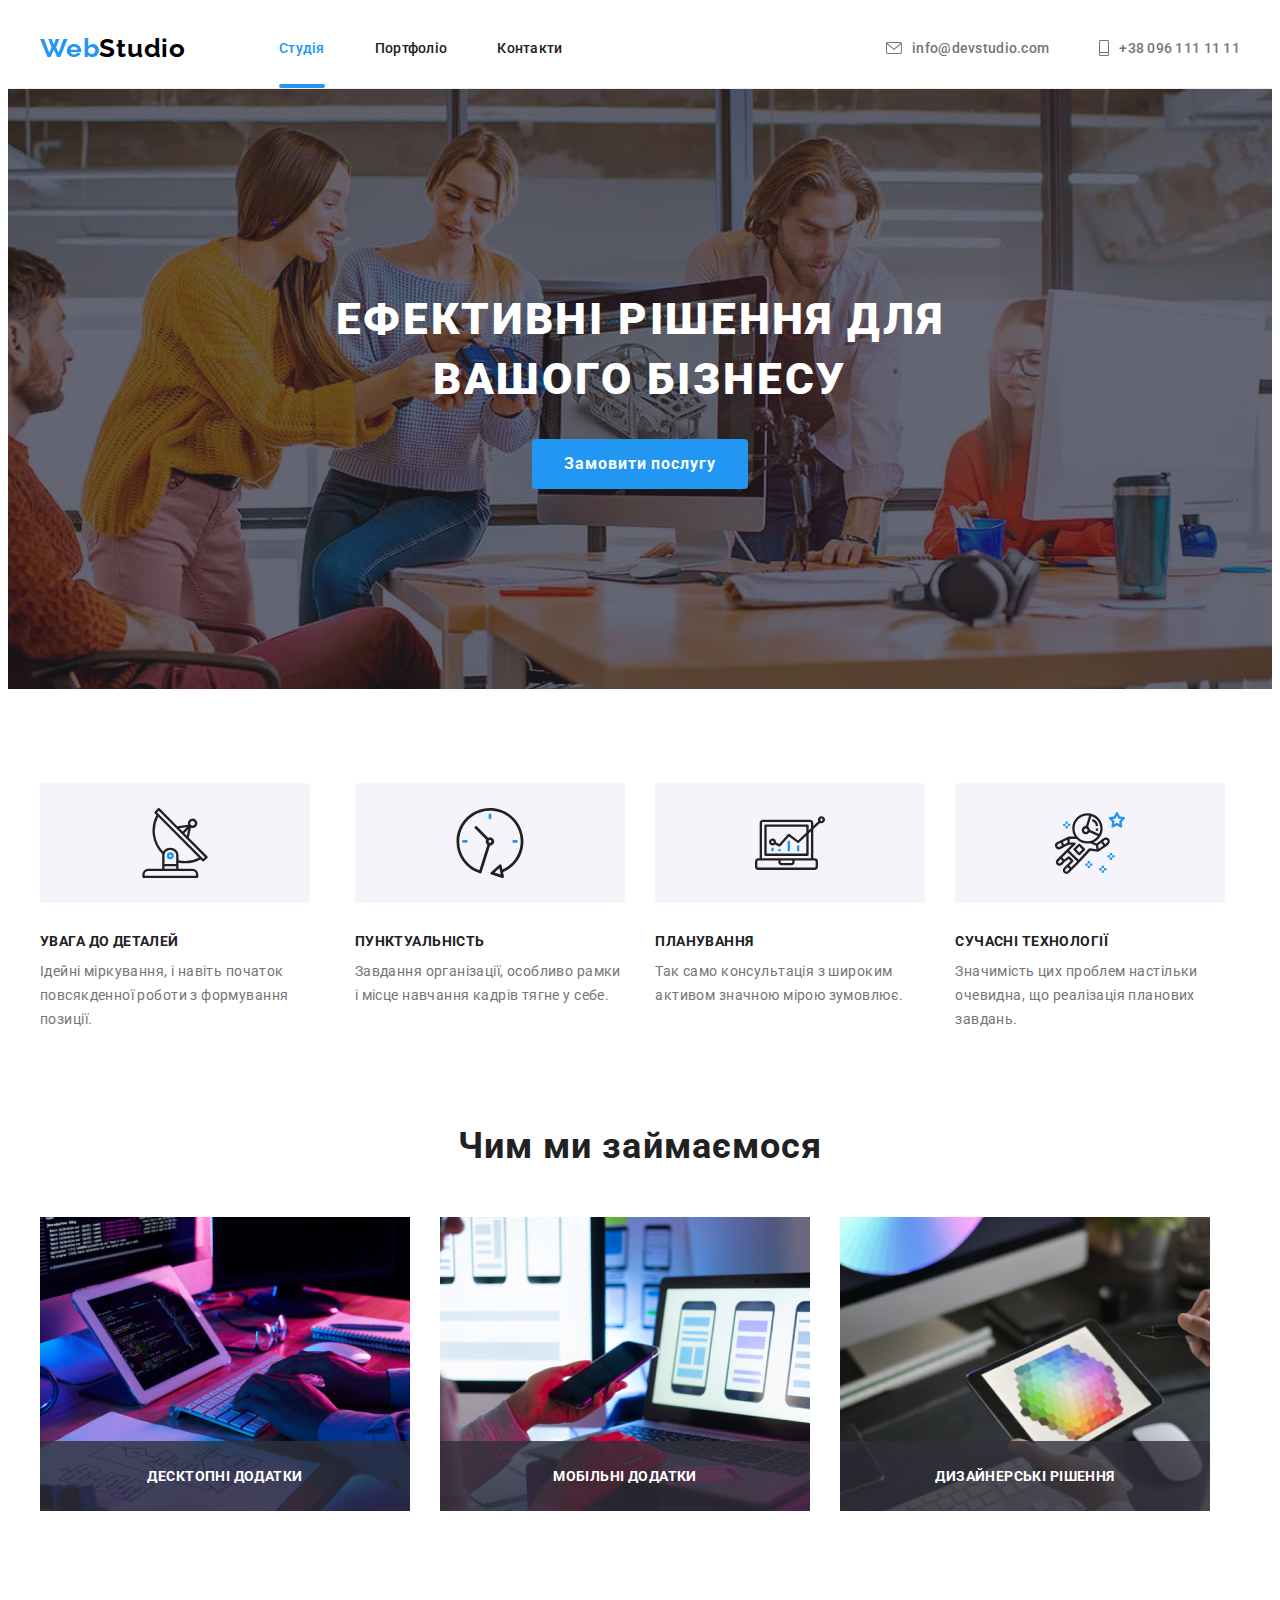
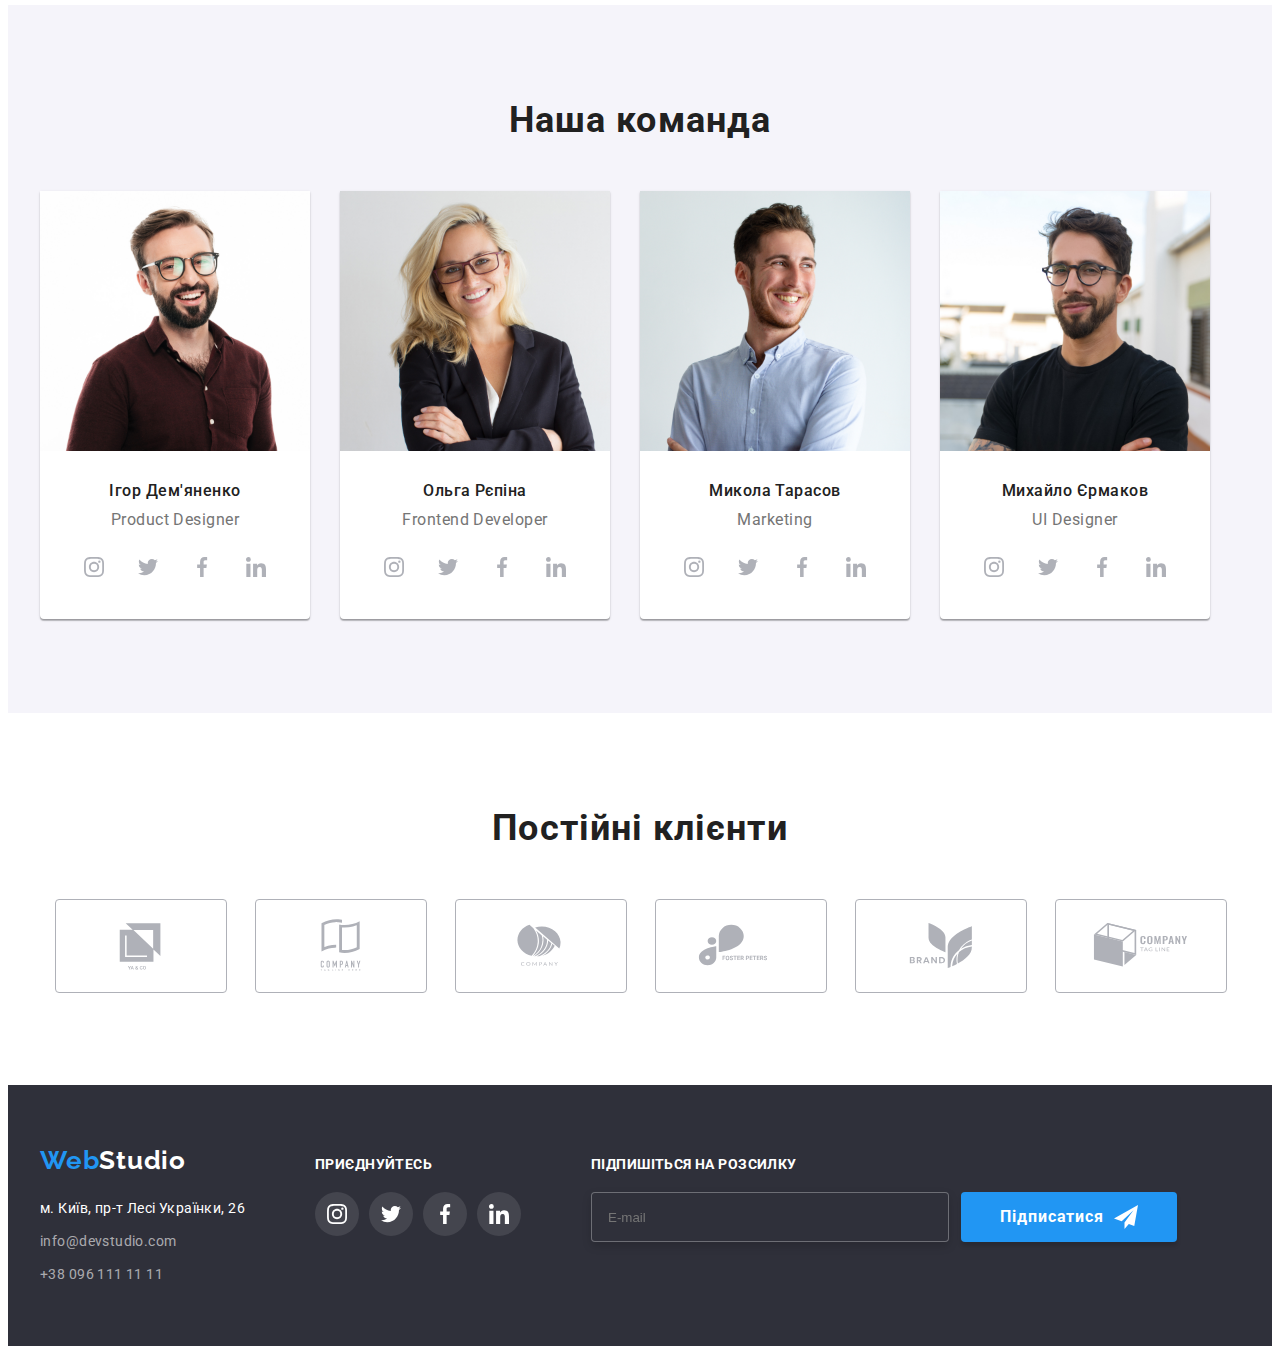
<file: index.html>
<!DOCTYPE html>
<html lang="en">
  <head>
    <meta charset="UTF-8" />
    <meta http-equiv="X-UA-Compatible" content="IE=edge" />
    <meta name="viewport" content="width=device-width, initial-scale=1.0" />
    <title>Document</title>
    <link rel="preconnect" href="https://fonts.googleapis.com" />
    <link rel="preconnect" href="https://fonts.gstatic.com" crossorigin />
    <link
      href="https://fonts.googleapis.com/css2?family=Raleway:wght@700&family=Roboto:wght@400;500;700;900&display=swap"
      rel="stylesheet"
    />
    <!-- Modern-normalize-->
    <link
      rel="stylesheet"
      href="https://cdnjs.cloudflare.com/ajax/libs/modern-normalize/1.1.0/modern-normalize.min.css"
      integrity="sha512-wpPYUAdjBVSE4KJnH1VR1HeZfpl1ub8YT/NKx4PuQ5NmX2tKuGu6U/JRp5y+Y8XG2tV+wKQpNHVUX03MfMFn9Q=="
      crossorigin="anonymous"
      referrerpolicy="no-referrer"
    />
    <link rel="stylesheet" href="./CSS/styles.css" />
  </head>
  <body>
    <header class="header">
      <div class="container nav-link">
        <nav class="main-nav">
          <a href="./index.html" class="logo"
            ><span class="ingredient">Web</span>Studio</a
          >
          <ul class="site-nav">
            <li class="item studio-line">
              <a href="./index.html" class="link current">Студія</a>
            </li>
            <li class="item">
              <a href="./Portfolio.html" class="link">Портфоліо</a>
            </li>
            <li class="item"><a href="" class="link">Контакти</a></li>
          </ul>
        </nav>
        <ul class="auth-nav">
          <li class="item">
            <a href="mailto:info@devstudio.com" class="link mail"
              ><svg class="svg-header" width="16" height="12">
                <use href="./images/icons.svg.svg#icon-mail"></use></svg>info@devstudio.com</a
            >
          </li>
          <li class="item">
            <a href="tel:+380961111111" class="tel link"
              ><svg class="svg-header" width="10" height="16">
                <use href="./images/icons.svg.svg#icon-Tel"></use></svg>+38 096 111 11 11</a
            >
          </li>
        </ul>
      </div>
    </header>
    <!--Hero-->
    <main>
      <section class="hero">
        <div class="container">
          <h1 class="hero-title">Ефективні рішення для вашого бізнесу</h1>
          <button type="button" class="button" data-modal-open>Замовити послугу
          </div>
                <!--Modal window-->
          <div class="backdrop is-hidden" data-modal>
            <div class="modal">
              <button type="button" class="modal-button" data-modal-close>
                <svg class="modal-button-close" width="18" height="18">
                  <use href="./images/symbol-defs-(2).svg#icon-close-black-18dp-2-1"></use>
                </svg>
              </button>
              <form class="register-form" name="register-form">
                <strong class="register-form-title">Залиште свої дані, ми вам передзвонимо</strong>
                <div class="register-form-group" role="group">
                  <label class="register-form-field">
                    <span class="register-form-label">Ім'я</span>
                    <input class="register-form-input" type="text" name="" required>
                    <svg class="register-form-icon"  width="18" height="18">
                      <use href="./images/symbol-defs.svg#icon-person-black"></use>
                    </svg>
                  </label>
                  <label class="register-form-field">
                    <span class="register-form-label">Телефон</span>
                    <input class="register-form-input" type="tel" name="" required minlength="13" maxlength="13">
                    <svg class="register-form-icon" width="18" height="18">
                      <use href="./images/symbol-defs.svg#icon-phone-black"></use>
                    </svg>
                  </label>
                  <label class="register-form-field">
                    <span class="register-form-label">Пошта</span>
                    <input class="register-form-input" type="email" name="" required>
                    <svg class="register-form-icon" width="18" height="18">
                      <use href="./images/symbol-defs.svg#icon-email-black"></use>
                    </svg>
                  </label>
                  <label class="register-form-textarea">
                    <span class="register-form-label">Коментар</span>
                    <textarea class="register-form-message" name="" rows="5" placeholder="Введіть текст"></textarea>
                  </label>
                </div>
                <label class="register-form-agreement">
                  <input class="register-form-checkbox" type="checkbox">
                  <span class="icon-checkbox"></span>
                  <span class="register-form-desc">Погоджуюся з розсилкою та приймаю <a class="register-form-link" href="">Умови договору</a></span>
                </label>
                <button class="register-form-btn button" type="submit">Відправити</button>
              </form>
          </div>
        </div>

      </section>
      <!--Features-->
      <section class="section feature">
        <div class="container">
          <h2 class="visually-hidden">наші переваги</h2>
          <!--hide with css-->
          <ul class="feature-list">
            <li class="feature-item">
              <div class="feature-svg">
                <svg width="70" height="70">
                  <use href="./images/icons.svg.svg#icon-antenna"></use>
                </svg>
              </div>
              <h3 class="title">Увага до деталей</h3>
              <p class="feature-text">
                Ідейні міркування, і навіть початок повсякденної роботи з
                формування позиції.
              </p>
            </li>
            <li class="feature-item">
              <div class="feature-svg">
                <svg width="70" height="70">
                  <use href="./images/icons.svg.svg#icon-clock"></use>
                </svg>
              </div>
              <h3 class="title">Пунктуальність</h3>
              <p class="feature-text">
                Завдання організації, особливо рамки і місце навчання кадрів
                тягне у себе.
              </p>
            </li>
            <li class="feature-item">
              <div class="feature-svg">
                <svg width="70" height="70">
                  <use href="./images/icons.svg.svg#icon-diagram"></use>
                </svg>
              </div>
              <h3 class="title">Планування</h3>
              <p class="feature-text">
                Так само консультація з широким активом значною мірою зумовлює.
              </p>
            </li>
            <li class="feature-item">
              <div class="feature-svg">
                <svg width="70" height="70">
                  <use href="./images/icons.svg.svg#icon-astronaut"></use>
                </svg>
              </div>
              <h3 class="title">Сучасні технології</h3>
              <p class="feature-text">
                Значимість цих проблем настільки очевидна, що реалізація
                планових завдань.
              </p>
            </li>
          </ul>
        </div>
      </section>
      <section class="section container-top">
        <div class="container">
          <h2 class="section-title">Чим ми займаємося</h2>
          <ul class="section-title-list">
            <li class="">
              <div class="work-item">
                <img
                class="img"
                src="./images/img.jpg"
                alt="Програміст пише код на Apple iMac"
                width="370"
              />
                <p class="overlay-desc">десктопні додатки</p>
            </div>
            </li>
            <li>
              <div class="work-item">
                 <img
                class="img"
                src="./images/img(1).jpg"
                alt="Дизайнер обирає оформлення сторінки сайту"
                width="370"
              />
                <p class="overlay-desc">мобільні додатки</p>
            </div>

            </li>
            <li>
              <div class="work-item">
                <img
                class="img"
                src="./images/img(2).jpg"
                alt="Планшет з палітрою кольорів"
                width="370"
              />
                <p class="overlay-desc">дизайнерські рішення</p>
              </div>
            </li>
          </ul>
        </div>
      </section>
      <section class="section our-team">
        <div class="container">
          <h2 class="section-title-team">Наша команда</h2>
          <!--Team-->
          <ul class="team">
            <li class="team-item">
              <img
                class="team-img"
                src="./images/img(3).jpg"
                alt="Фотографія Ігора Дем'яненка"
                width="270"
              />
              <div class="team-container">
                <h3 class="title-team">Ігор Дем'яненко</h3>
                <p class="team-text">Product Designer</p>
                <ul class="socials">
                  <li class="socials-item">
                    <a
                      class="socials-link"
                      href="https://instagram.com"
                      target="_blank"
                      rel="noopener norefferer"
                      aria-label="Instagram"
                      ><svg class="socials-icon" width="20" height="20">
                        <use
                          href="./images/icons.svg.svg#icon-instagram"
                        ></use></svg></a>
                  </li>
                  <li class="socials-item">
                    <a
                      class="socials-link"
                      href="https://twitter.com"
                      target="_blank"
                      rel="noopener norefferer"
                      aria-label="Twitter"
                      ><svg class="socials-icon" width="20" height="20">
                        <use href="./images/icons.svg.svg#icon-twitter"></use>
                      </svg>
                    </a>
                  </li>
                  <li class="socials-item">
                    <a
                      class="socials-link"
                      href="https://facebook.com"
                      target="_blank"
                      rel="noopener norefferer"
                      aria-label="Facebook"
                      ><svg class="socials-icon" width="20" height="20">
                        <use href="./images/icons.svg.svg#icon-facebook"></use>
                      </svg>
                    </a>
                  </li>
                  <li class="socials-item">
                    <a
                      class="socials-link"
                      href="https://linkedin.com"
                      target="_blank"
                      rel="noopener norefferer"
                      aria-label="Linkedin"
                      ><svg class="socials-icon" width="20" height="20">
                        <use href="./images/icons.svg.svg#icon-linkedin"></use>
                      </svg>
                    </a>
                  </li>
                </ul>
              </div>
            </li>
            <li class="team-item">
              <img
                class="team-img"
                src="./images/img(4).jpg"
                alt="Фотографія Ольги Рєпіної"
                width="270"
              />
              <div class="team-container">
                <h3 class="title-team">Ольга Рєпіна</h3>
                <p class="team-text">Frontend Developer</p>
                <ul class="socials">
                  <li class="socials-item">
                    <a
                      class="socials-link"
                      href="https://instagram.com"
                      target="_blank"
                      rel="noopener norefferer"
                      aria-label="Instagram"
                      ><svg class="socials-icon" width="20" height="20">
                        <use
                          href="./images/icons.svg.svg#icon-instagram"
                        ></use></svg></a>
                  </li>
                  <li class="socials-item">
                    <a
                      class="socials-link"
                      href="https://twitter.com"
                      target="_blank"
                      rel="noopener norefferer"
                      aria-label="Twitter"
                      ><svg class="socials-icon" width="20" height="20">
                        <use href="./images/icons.svg.svg#icon-twitter"></use>
                      </svg>
                    </a>
                  </li>
                  <li class="socials-item">
                    <a
                      class="socials-link"
                      href="https://facebook.com"
                      target="_blank"
                      rel="noopener norefferer"
                      aria-label="Facebook"
                      ><svg class="socials-icon" width="20" height="20">
                        <use href="./images/icons.svg.svg#icon-facebook"></use>
                      </svg>
                    </a>
                  </li>
                  <li class="socials-item">
                    <a
                      class="socials-link"
                      href="https://linkedin.com"
                      target="_blank"
                      rel="noopener norefferer"
                      aria-label="Linkedin"
                      ><svg class="socials-icon" width="20" height="20">
                        <use href="./images/icons.svg.svg#icon-linkedin"></use>
                      </svg>
                    </a>
                  </li>
                </ul>
              </div>
            </li>
            <li class="team-item">
              <img
                class="team-img"
                src="./images/img(5).jpg"
                alt="Фотографія Миколи Тарасова"
                width="270"
              />
              <div class="team-container">
                <h3 class="title-team">Микола Тарасов</h3>
                <p class="team-text">Marketing</p>
                <ul class="socials">
                  <li class="socials-item">
                    <a
                      class="socials-link"
                      href="https://instagram.com"
                      target="_blank"
                      rel="noopener norefferer"
                      aria-label="Instagram"
                      ><svg class="socials-icon" width="20" height="20">
                        <use
                          href="./images/icons.svg.svg#icon-instagram"
                        ></use></svg></a>
                  </li>
                  <li class="socials-item">
                    <a
                      class="socials-link"
                      href="https://twitter.com"
                      target="_blank"
                      rel="noopener norefferer"
                      aria-label="Twitter"
                      ><svg class="socials-icon" width="20" height="20">
                        <use href="./images/icons.svg.svg#icon-twitter"></use>
                      </svg>
                    </a>
                  </li>
                  <li class="socials-item">
                    <a
                      class="socials-link"
                      href="https://facebook.com"
                      target="_blank"
                      rel="noopener norefferer"
                      aria-label="Facebook"
                      ><svg class="socials-icon" width="20" height="20">
                        <use href="./images/icons.svg.svg#icon-facebook"></use>
                      </svg>
                    </a>
                  </li>
                  <li class="socials-item">
                    <a
                      class="socials-link"
                      href="https://linkedin.com"
                      target="_blank"
                      rel="noopener norefferer"
                      aria-label="Linkedin"
                      ><svg class="socials-icon" width="20" height="20">
                        <use href="./images/icons.svg.svg#icon-linkedin"></use>
                      </svg>
                    </a>
                  </li>
                </ul>
              </div>
            </li>
            <li class="team-item">
              <img
                class="team-img"
                src="./images/img(6).jpg"
                alt="Фотографія Михайла Єромакова"
                width="270"
              />
              <div class="team-container">
                <h3 class="title-team">Михайло Єрмаков</h3>
                <p class="team-text">UI Designer</p>
                <ul class="socials">
                  <li class="socials-item">
                    <a
                      class="socials-link"
                      href="https://instagram.com"
                      target="_blank"
                      rel="noopener norefferer"
                      aria-label="Instagram"
                      ><svg class="socials-icon" width="20" height="20">
                        <use
                          href="./images/icons.svg.svg#icon-instagram"
                        ></use></svg></a>
                  </li>
                  <li class="socials-item">
                    <a
                      class="socials-link"
                      href="https://twitter.com"
                      target="_blank"
                      rel="noopener norefferer"
                      aria-label="Twitter"
                      ><svg class="socials-icon" width="20" height="20">
                        <use href="./images/icons.svg.svg#icon-twitter"></use>
                      </svg>
                    </a>
                  </li>
                  <li class="socials-item">
                    <a
                      class="socials-link"
                      href="https://facebook.com"
                      target="_blank"
                      rel="noopener norefferer"
                      aria-label="Facebook"
                      ><svg class="socials-icon" width="20" height="20">
                        <use href="./images/icons.svg.svg#icon-facebook"></use>
                      </svg>
                    </a>
                  </li>
                  <li class="socials-item">
                    <a
                      class="socials-link"
                      href="https://linkedin.com"
                      target="_blank"
                      rel="noopener norefferer"
                      aria-label="Linkedin"
                      ><svg class="socials-icon" width="20" height="20">
                        <use href="./images/icons.svg.svg#icon-linkedin"></use>
                      </svg>
                    </a>
                  </li>
                </ul>
              </div>
            </li>
          </ul>
        </div>
      </section>
      <section class="section clients">
        <div class="container">
          <h2 class="clients-title">Постійні клієнти</h2>
          <ul class="clients-list">
            <li class="client-item">
              <a href="" class="client-link"
                ><svg class="svg-logo" width="106" height="60">
                  <use href="./images/icons.svg.svg#icon-Logo"></use>
                </svg>
              </a>
            </li>
            <li class="client-item">
              <a href="" class="client-link"
                ><svg class="svg-logo" width="106" height="60">
                  <use href="./images/icons.svg.svg#icon-Logo-1"></use>
                </svg>
              </a>
            </li>
            <li class="client-item">
              <a href="" class="client-link"
                ><svg class="svg-logo" width="106" height="60">
                  <use href="./images/icons.svg.svg#icon-Logo-2"></use>
                </svg>
              </a>
            </li>
            <li class="client-item">
              <a href="" class="client-link"
                ><svg class="svg-logo" width="106" height="60">
                  <use href="./images/icons.svg.svg#icon-Logo-3"></use>
                </svg>
              </a>
            </li>
            <li class="client-item">
              <a href="" class="client-link"
                ><svg class="svg-logo" width="106" height="60">
                  <use href="./images/icons.svg.svg#icon-Logo-4"></use>
                </svg>
              </a>
            </li>
            <li class="client-item">
              <a href="" class="client-link"
                ><svg class="svg-logo" width="106" height="60">
                  <use href="./images/icons.svg.svg#icon-Logo-5"></use>
                </svg>
              </a>
            </li>
          </ul>
        </div>
      </section>
    </main>
    <!--Футер-->
    <footer class="footer">
      <div class="container">
        <div class="footer-contact">
          <a href="index.html" class="footer-logo"
            ><span class="ingredient">Web</span>Studio</a
          >
          <address class="address">
            <ul class="footer-links">
              <li class="footer-item">
                <a
                  href="https://goo.gl/maps/UkvPf8FKuMviGqub8"
                  target="_blank"
                  rel="noopener noreferrer"
                  class="link footer-address"
                  >м. Київ, пр-т Лесі Українки, 26
                </a>
              </li>
              <li class="footer-item">
                <a href="mailto:info@devstudio.com" class="link"
                  >info@devstudio.com</a
                >
              </li>
              <li class="footer-item footer-mail">
                <a href="tel:+380961111111" class="link">+38 096 111 11 11 </a>
              </li>
            </ul>
          </address>
        </div>
        <div class="footer-socials">
          <p class="footer-text">приєднуйтесь</p>
          <ul class="socials">
            <li class="footer-social-list">
              <a
                class="footer-social-link"
                href="https://instagram.com"
                target="_blank"
                rel="noopener norefferer"
                aria-label="Instagram"
                ><svg class="footer-socials-icon" width="20" height="20">
                  <use href="./images/icons.svg.svg#icon-instagram"></use></svg></a>
            </li>
            <li class="footer-social-list">
              <a
                class="footer-social-link"
                href="https://twitter.com"
                target="_blank"
                rel="noopener norefferer"
                aria-label="Twitter"
                ><svg class="footer-socials-icon" width="20" height="20">
                  <use href="./images/icons.svg.svg#icon-twitter"></use>
                </svg>
              </a>
            </li>
            <li class="footer-social-list">
              <a
                class="footer-social-link"
                href="https://facebook.com"
                target="_blank"
                rel="noopener norefferer"
                aria-label="Facebook"
                ><svg class="footer-socials-icon" width="20" height="20">
                  <use href="./images/icons.svg.svg#icon-facebook"></use>
                </svg>
              </a>
            </li>
            <li class="footer-social-list">
              <a
                class="footer-social-link"
                href="https://linkedin.com"
                target="_blank"
                rel="noopener norefferer"
                aria-label="Linkedin"
                ><svg class="footer-socials-icon" width="20" height="20">
                  <use href="./images/icons.svg.svg#icon-linkedin"></use>
                </svg>
              </a>
            </li>
          </ul>
        </div>
        <div class="footer-container-form">
          <p class="footer-text">Підпишіться на розсилку</p>
        <form class="footer-form" name="footer-form">
          <div class="footer-form-button">
            <label class="footer-form-filed">
              <input class="footer-form-input" placeholder="E-mail" type="email" name="" required>
            </label class="footer-form-button">
          <button  class="footer-button-submit button" type="submit">Підписатися 
            <svg class="footer-form-icon" width="24" height="24" href="">
              <use href="./images/symbol-defs.svg#icon-icon-send"></use>
            </svg>
          </button>
        </div>
        </form>
      </div>
      </div>
    </footer>
    <script src="./js/model.js"></script>
  </body>
</html>
</file>
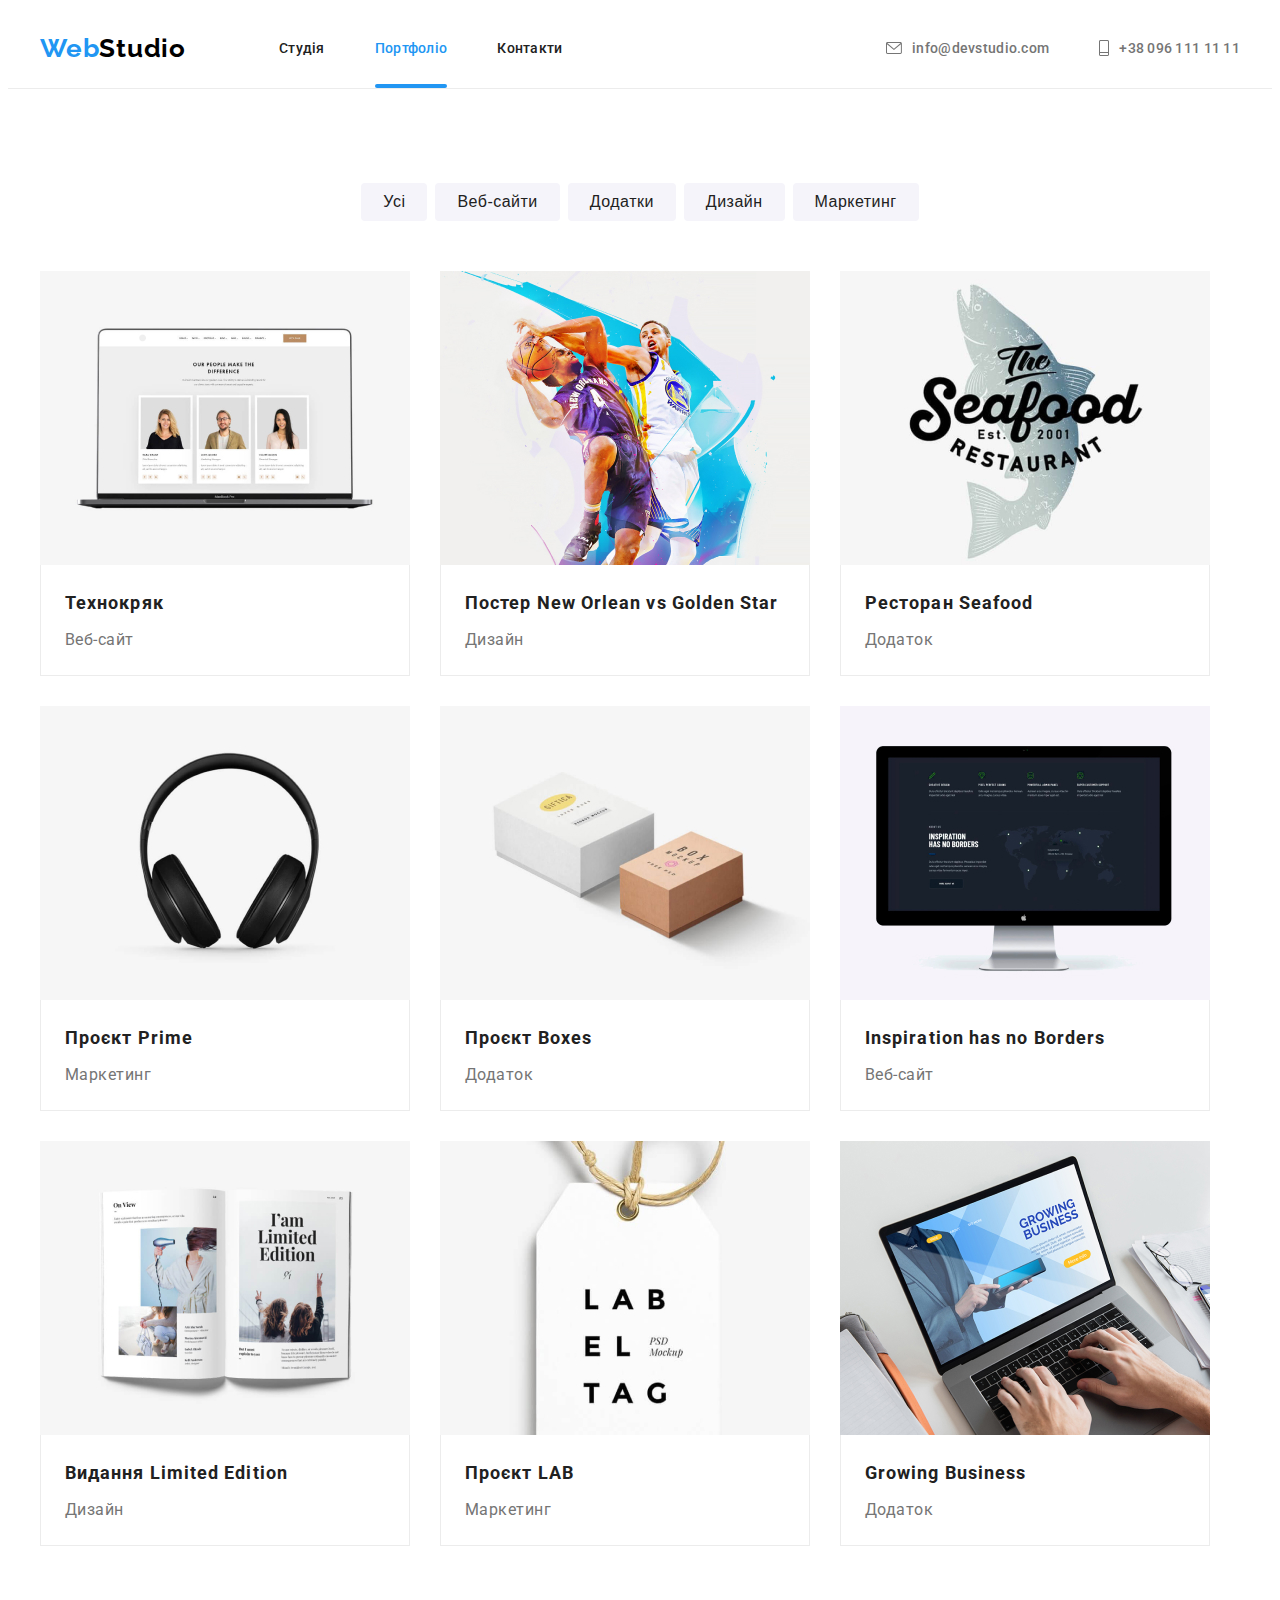
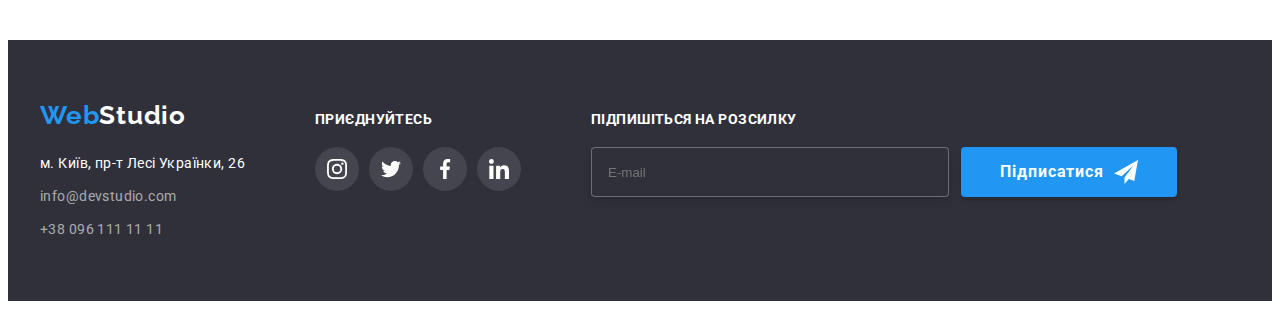
<file: Portfolio.html>
<!DOCTYPE html>
<html lang="en">
  <head>
    <meta charset="UTF-8" />
    <meta http-equiv="X-UA-Compatible" content="IE=edge" />
    <meta name="viewport" content="width=device-width, initial-scale=1.0" />
    <title>Document</title>
    <link rel="preconnect" href="https://fonts.googleapis.com" />
    <link rel="preconnect" href="https://fonts.gstatic.com" crossorigin />
    <link
      href="https://fonts.googleapis.com/css2?family=Raleway:wght@700&family=Roboto:wght@400;500;700;900&display=swap"
      rel="stylesheet"
    />
    <!-- Modern-normalize-->
    <link
      rel="stylesheet"
      href="https://cdnjs.cloudflare.com/ajax/libs/modern-normalize/1.1.0/modern-normalize.min.css"
      integrity="sha512-wpPYUAdjBVSE4KJnH1VR1HeZfpl1ub8YT/NKx4PuQ5NmX2tKuGu6U/JRp5y+Y8XG2tV+wKQpNHVUX03MfMFn9Q=="
      crossorigin="anonymous"
      referrerpolicy="no-referrer"
    />
    <link rel="stylesheet" href="./CSS/styles.css" />
  </head>
  <body>
    <header class="header">
      <div class="container nav-link">
        <nav class="main-nav">
          <a href="./index.html" class="logo"
            ><span class="ingredient">Web</span>Studio</a
          >
          <ul class="site-nav">
            <li class="item">
              <a href="./index.html" class="link">Студія</a>
            </li>
            <li class="item">
              <a
                href="./Portfolio.html"
                class="link link current portfolio-line"
                >Портфоліо</a
              >
            </li>
            <li class="item"><a href="" class="link">Контакти</a></li>
          </ul>
        </nav>
        <ul class="auth-nav">
          <li class="item">
            <a href="mailto:info@devstudio.com" class="link mail"
              ><svg class="svg-header" width="16" height="12">
                <use href="./images/icons.svg.svg#icon-mail"></use></svg>info@devstudio.com</a
            >
          </li>
          <li class="item">
            <a href="tel:+380961111111" class="tel link"
              ><svg class="svg-header" width="10" height="16">
                <use href="./images/icons.svg.svg#icon-Tel"></use></svg>+38 096 111 11 11</a
            >
          </li>
        </ul>
      </div>
    </header>
    <!--Hero-->
    <main>
      <section class="section section-portfolio">
        <div class="container">
          <h1 class="visually-hidden">Portfolio</h1>
          <ul class="list">
            <li class="list-item">
              <button type="button" class="portfolio-button">Усі</button>
            </li>
            <li class="list-item">
              <button type="button" class="portfolio-button">
                Веб-сайти
              </button>
            </li>
            <li class="list-item">
              <button type="button" class="portfolio-button">Додатки</button>
            </li>
            <li class="list-item">
              <button type="button" class="portfolio-button">Дизайн</button>
            </li>
            <li class="list-item">
              <button type="button" class="portfolio-button">
                Маркетинг
              </button>
            </li>
          </ul>
          <ul class="list-images">
            <li class="list-item-images">
              <a href="" class="link-images">
                <div class="portfolio-overlay">
                  <img
                    class="img portfolio-img"
                    src="./images/Портфоліо/img.jpg"
                    alt="Веб-сайт технокряку"
                    width="370"
                  />
                  <div class="portfolio-content">
                    <p class="portfolio-text">
                      Ресурс пропонує комплексні пропозиції з різним рівнем
                      функціоналу та сервісів. Все це дозволить відвідувачу
                      отримати вичерпні відомості про компанію чи приватну
                      особу.
                    </p>
                  </div>
                </div>
                <div class="title-border">
                  <h2 class="title-text">Технокряк</h2>
                  <p class="text">Веб-сайт</p>
                </div>
              </a>
            </li>
            <li class="list-item-images">
              <a href="" class="link-images">
                <div class="portfolio-overlay">
                  <img
                    class="img portfolio-img"
                    src="./images/Портфоліо/img-1.jpg"
                    alt="Два баскетболіста борються за м'яч"
                    width="370"
                  />
                  <div class="portfolio-content">
                    <p class="portfolio-text">
                      Ресурс пропонує комплексні пропозиції з різним рівнем
                      функціоналу та сервісів. Все це дозволить відвідувачу
                      отримати вичерпні відомості про компанію чи приватну
                      особу.
                    </p>
                  </div>
                </div>
                <div class="title-border">
                  <h2 class="title-text">Постер New Orlean vs Golden Star</h2>
                  <p class="text">Дизайн</p>
                </div></a
              >
            </li>
            <li class="list-item-images">
              <a href="" class="link-images"
                ><div class="portfolio-overlay">
                  <img
                    class="img portfolio-img"
                    src="./images/Портфоліо/img-2.jpg"
                    alt="Логотип ресторану Seafood"
                    width="370"
                  />
                  <div class="portfolio-content">
                    <p class="portfolio-text">
                      Ресурс пропонує комплексні пропозиції з різним рівнем
                      функціоналу та сервісів. Все це дозволить відвідувачу
                      отримати вичерпні відомості про компанію чи приватну
                      особу.
                    </p>
                  </div>
                </div>
                <div class="title-border">
                  <h2 class="title-text">Ресторан Seafood</h2>
                  <p class="text">Додаток</p>
                </div></a
              >
            </li>
            <li class="list-item-images">
              <a href="" class="link-images"
                ><div class="portfolio-overlay">
                  <img
                    class="img portfolio-img"
                    src="./images/Портфоліо/img-3.jpg"
                    alt="Навушники чорного кольору"
                    width="370"
                  />
                  <div class="portfolio-content">
                    <p class="portfolio-text">
                      Ресурс пропонує комплексні пропозиції з різним рівнем
                      функціоналу та сервісів. Все це дозволить відвідувачу
                      отримати вичерпні відомості про компанію чи приватну
                      особу.
                    </p>
                  </div>
                </div>
                <div class="title-border">
                  <h2 class="title-text">Проєкт Prime</h2>
                  <p class="text">Маркетинг</p>
                </div></a
              >
            </li>
            <li class="list-item-images">
              <a href="" class="link-images"
                ><div class="portfolio-overlay">
                  <img
                    class="img portfolio-img"
                    src="./images/Портфоліо/img-4.jpg"
                    alt="Дизайн білої та коричневої коробок проєкту Boxes"
                    width="370"
                  />
                  <div class="portfolio-content">
                    <p class="portfolio-text">
                      Ресурс пропонує комплексні пропозиції з різним рівнем
                      функціоналу та сервісів. Все це дозволить відвідувачу
                      отримати вичерпні відомості про компанію чи приватну
                      особу.
                    </p>
                  </div>
                </div>
                <div class="title-border">
                  <h2 class="title-text">Проєкт Boxes</h2>
                  <p class="text">Додаток</p>
                </div></a
              >
            </li>
            <li class="list-item-images">
              <a href="" class="link-images"
                ><div class="portfolio-overlay">
                  <img
                    class="img portfolio-img"
                    src="./images/Портфоліо/img-5.jpg"
                    alt="Сторінка веб-сайту на моніторі"
                    width="370"
                  />
                  <div class="portfolio-content">
                    <p class="portfolio-text">
                      Ресурс пропонує комплексні пропозиції з різним рівнем
                      функціоналу та сервісів. Все це дозволить відвідувачу
                      отримати вичерпні відомості про компанію чи приватну
                      особу.
                    </p>
                  </div>
                </div>
                <div class="title-border">
                  <h2 class="title-text">Inspiration has no Borders</h2>
                  <p class="text">Веб-сайт</p>
                </div></a
              >
            </li>
            <li class="list-item-images">
              <a href="" class="link-images"
                ><div class="portfolio-overlay">
                  <img
                    class="img portfolio-img"
                    src="./images/Портфоліо/img-6.jpg"
                    alt="Дизайн внутрішніх сторінок видання Limited Edition"
                    width="370"
                  />
                  <div class="portfolio-content">
                    <p class="portfolio-text">
                      Ресурс пропонує комплексні пропозиції з різним рівнем
                      функціоналу та сервісів. Все це дозволить відвідувачу
                      отримати вичерпні відомості про компанію чи приватну
                      особу.
                    </p>
                  </div>
                </div>
                <div class="title-border">
                  <h2 class="title-text">Видання Limited Edition</h2>
                  <p class="text">Дизайн</p>
                </div></a
              >
            </li>
            <li class="list-item-images">
              <a href="" class="link-images"
                ><div class="portfolio-overlay">
                  <img
                    class="img portfolio-img"
                    src="./images/Портфоліо/img-7.jpg"
                    alt="Макет проєкту Lab"
                    width="370"
                  />
                  <div class="portfolio-content">
                    <p class="portfolio-text">
                      Ресурс пропонує комплексні пропозиції з різним рівнем
                      функціоналу та сервісів. Все це дозволить відвідувачу
                      отримати вичерпні відомості про компанію чи приватну
                      особу.
                    </p>
                  </div>
                </div>
                <div class="title-border">
                  <h2 class="title-text">Проєкт LAB</h2>
                  <p class="text">Маркетинг</p>
                </div></a
              >
            </li>
            <li class="list-item-images">
              <a href="" class="link-images"
                ><div class="portfolio-overlay">
                  <img
                    class="img portfolio-img"
                    src="./images/Портфоліо/img-8.jpg"
                    alt="Сторінка додатку Growing Business відкрита на ноутбуці"
                    width="370"
                  />
                  <div class="portfolio-content">
                    <p class="portfolio-text">
                      Ресурс пропонує комплексні пропозиції з різним рівнем
                      функціоналу та сервісів. Все це дозволить відвідувачу
                      отримати вичерпні відомості про компанію чи приватну
                      особу.
                    </p>
                  </div>
                </div>
                <div class="title-border">
                  <h2 class="title-text">Growing Business</h2>
                  <p class="text">Додаток</p>
                </div></a
              >
            </li>
          </ul>
        </div>
      </section>
    </main>
     <!--Футер-->
     <footer class="footer">
      <div class="container">
        <div class="footer-contact">
          <a href="index.html" class="footer-logo"
            ><span class="ingredient">Web</span>Studio</a
          >
          <address class="address">
            <ul class="footer-links">
              <li class="footer-item">
                <a
                  href="https://goo.gl/maps/UkvPf8FKuMviGqub8"
                  target="_blank"
                  rel="noopener noreferrer"
                  class="link footer-address"
                  >м. Київ, пр-т Лесі Українки, 26
                </a>
              </li>
              <li class="footer-item">
                <a href="mailto:info@devstudio.com" class="link"
                  >info@devstudio.com</a
                >
              </li>
              <li class="footer-item footer-mail">
                <a href="tel:+380961111111" class="link">+38 096 111 11 11 </a>
              </li>
            </ul>
          </address>
        </div>
        <div class="footer-socials">
          <p class="footer-text">приєднуйтесь</p>
          <ul class="socials">
            <li class="footer-social-list">
              <a
                class="footer-social-link"
                href="https://instagram.com"
                target="_blank"
                rel="noopener norefferer"
                aria-label="Instagram"
                ><svg class="footer-socials-icon" width="20" height="20">
                  <use href="./images/icons.svg.svg#icon-instagram"></use></svg></a>
            </li>
            <li class="footer-social-list">
              <a
                class="footer-social-link"
                href="https://twitter.com"
                target="_blank"
                rel="noopener norefferer"
                aria-label="Twitter"
                ><svg class="footer-socials-icon" width="20" height="20">
                  <use href="./images/icons.svg.svg#icon-twitter"></use>
                </svg>
              </a>
            </li>
            <li class="footer-social-list">
              <a
                class="footer-social-link"
                href="https://facebook.com"
                target="_blank"
                rel="noopener norefferer"
                aria-label="Facebook"
                ><svg class="footer-socials-icon" width="20" height="20">
                  <use href="./images/icons.svg.svg#icon-facebook"></use>
                </svg>
              </a>
            </li>
            <li class="footer-social-list">
              <a
                class="footer-social-link"
                href="https://linkedin.com"
                target="_blank"
                rel="noopener norefferer"
                aria-label="Linkedin"
                ><svg class="footer-socials-icon" width="20" height="20">
                  <use href="./images/icons.svg.svg#icon-linkedin"></use>
                </svg>
              </a>
            </li>
          </ul>
        </div>
        <div class="footer-container-form">
        <form class="footer-form" name="footer-form">
          <strong class="footer-text">Підпишіться на розсилку</strong>
          <div class="footer-form-button">
            <label class="footer-form-filed">
              <input class="footer-form-input" placeholder="E-mail" type="email" name="" required>
            </label class="footer-form-button">
          <button  class="footer-button-submit button" type="submit">Підписатися 
            <svg class="footer-form-icon" width="24" height="24" href="">
              <use href="./images/symbol-defs.svg#icon-icon-send"></use>
            </svg>
          </button>
        </div>
        </form>
      </div>
      </div>
    </footer>
  </body>
</html>
</file>
<file: CSS/styles.css>
:root {
  /* Fonts */

  --main-font: Roboto, sans-serif;
  --secondary-font: Raleway, sans-serif;

  /* Text colors */
  --main-text-color: #212121;
  --accent-text-color: #2196f3;
  --secondary-text-color: #757575;
  --black-text-color: #000000;
  --white-text-color: #ffffff;
  --grey-text-color: #757575;
  --rgba-text-color: rgba(255, 255, 255, 0.6);
  /* Background colors */
  --accent-background-color: #ffffff;
  --secondary-background-color: #2f303a;
  --grey-background-color: #f5f4fa;
  --dark-background-color: #2f303a;
  --border-color: #ececec;
  --button-active: #188ce8;
  --icon-color: #afb1b8;
  --footer-bc-icon-color: rgba(255, 255, 255, 0.1);
  /*Animation*/
  --animation: color 250ms cubic-bezier(0.4, 0, 0.2, 1);
  --animation-2: background-color 250ms cubic-bezier(0.4, 0, 0.2, 1);
}

body {
  font-family: var(--main-font);
  color: var(--main-text-color);
  font-size: 14px;
  letter-spacing: 0.03em;
  background-color: var(--accent-background-color);
}

/* Reset */

h1,
h2,
h3,
h4,
h5,
h6,
p {
  margin: 0;
}

img {
  display: block;
  max-width: 100%;
  height: auto;
}

address {
  font-style: normal;
}

button {
  display: block;
  cursor: pointer;
  border: none;
  border-radius: 4px;
}

.section {
  padding: 94px 0;
}

.container {
  margin-left: auto;
  margin-right: auto;
  padding: 0 15px;
  width: 1200px;
}

.list {
  list-style: none;
  padding-left: 0;
  margin: 0;
}

.link {
  text-decoration: none;
}

.visually-hidden {
  position: absolute;
  width: 1px;
  height: 1px;
  margin: -1px;
  border: 0;
  padding: 0;

  white-space: nowrap;
  clip-path: inset(100%);
  clip: rect(0 0 0 0);
  overflow: hidden;
}
/* header */
.header {
  border-bottom: 1px solid var(--border-color);
}
/*Main-nav*/
.main-nav {
  display: flex;
  align-items: center;
}
.nav-link {
  display: flex;
  align-items: center;
}

/*Site-nav*/

.site-nav {
  display: flex;
  margin-left: 93px;
}

.site-nav .item + .item {
  margin-left: 50px;
}

.studio-line {
  position: relative;
}

.studio-line::after {
  content: "";
  left: 0;
  bottom: 0;
  position: absolute;
  display: block;
  width: 100%;
  height: 4px;
  background-color: var(--accent-text-color);
  border-radius: 2px;
}

/*Auth-nav*/
.auth-nav {
  display: flex;
  margin-left: auto;
  align-items: center;
  text-align: center;
}

.auth-nav .item + .item {
  margin-left: 50px;
}

.svg-header {
  text-align: center;
  align-items: center;
  margin-right: 10px;
  fill: currentColor;
}

.header .link {
  padding-top: 32px;
  padding-bottom: 32px;
  display: flex;
  font-weight: 500;
  font-size: 14px;
  line-height: calc(16 / 14);
  letter-spacing: 0.02em;
  color: var(--main-text-color);
  align-items: center;
  transition: var(--animation);
}
.header .link:hover,
.header .link:focus {
  color: var(--accent-text-color);
}
.header .link.current {
  color: var(--accent-text-color);
}
.item .tel {
  color: var(--secondary-text-color);
  font-weight: 500;
}
.tel:hover,
.tel:focus {
  color: var(--accent-text-color);
}

.header .mail {
  color: var(--secondary-text-color);
}

/* Logo */

.logo {
  padding-top: 24px;
  padding-bottom: 24px;
  color: var(--black-text-color);
  font-family: "Raleway";
  font-weight: 700;
  font-size: 26px;
  line-height: calc(31 / 26);
  letter-spacing: 0.03em;
}
.logo .ingredient {
  color: #2196f3;
}
/* Rest */

ul {
  list-style: none;
  margin: 0;
  padding: 0;
}
a {
  text-decoration: none;
  color: currentColor;
}

/* Main */

.hero {
  background-color: var(--secondary-background-color);
  text-align: center;
  padding: 200px 0;
  max-height: 600px;
  max-width: 1600px;
  margin-left: auto;
  margin-right: auto;
  background-repeat: no-repeat;
  background-position: center;
  background-size: cover;
  background-image: linear-gradient(
      to right,
      rgba(47, 48, 58, 0.4),
      rgba(47, 48, 58, 0.4)
    ),
    url(../images/Background\(1\).jpg);
}

.hero-title {
  width: 696px;
  margin: 0 auto;
  margin-bottom: 30px;
  color: var(--white-text-color);
  font-weight: 900;
  font-size: 44px;
  line-height: calc(60 / 44);
  letter-spacing: 0.06em;
  text-transform: uppercase;
}
/* button */

.button {
  margin: 0 auto;
  padding: 10px 32px;
  min-width: 216px;
  min-height: 50px;
  color: var(--white-text-color);
  background-color: var(--accent-text-color);
  font-weight: 700;
  font-size: 16px;
  line-height: calc(30 / 16);
  align-items: center;
  letter-spacing: 0.06em;
  font-family: inherit;
  transition: color, background-color 250ms cubic-bezier(0.4, 0, 0.2, 1);
}

button:hover,
button:focus {
  background-color: var(--button-active);
}

/*Modal window*/

.backdrop {
  position: fixed;
  top: 0;
  left: 0;
  width: 100%;
  height: 100%;
  background-color: rgba(0, 0, 0, 0.2);
  transition: opacity 250ms cubic-bezier(0.4, 0, 0.2, 1),
    visibility 250ms cubic-bezier(0.4, 0, 0.2, 1);
}

.backdrop.is-hidden {
  opacity: 0;
  pointer-events: none;
  visibility: hidden;
}

.modal {
  width: 528px;
  height: 581px;
  background-color: var(--accent-background-color);
  box-shadow: 0px 1px 3px rgba(0, 0, 0, 0.12), 0px 1px 1px rgba(0, 0, 0, 0.14),
    0px 2px 1px rgba(0, 0, 0, 0.2);
  border-radius: 4px;
  position: absolute;
  top: 50%;
  left: 50%;
  transform: translate(-50%, -50%);
  padding: 40px;
}

.modal-button {
  position: absolute;
  top: 8px;
  right: 8px;
  width: 30px;
  height: 30px;
  display: flex;
  border-radius: 50%;
  border: 1px solid rgba(0, 0, 0, 0.1);
  padding: 6px 6px;
  background-color: var(--accent-background-color);
}

.modal-button:hover,
.modal-button:focus {
  background-color: var(--accent-background-color);
}

.modal-button-close {
  transition: fill 250ms cubic-bezier(0.4, 0, 0.2, 1);
}

.modal-button-close:hover,
.modal-button-close:focus {
  fill: var(--accent-text-color);
}

/*Register form*/

.register-form {
  text-align: left;
}


.register-form-message {
  outline-color: var(--accent-text-color);
}

.register-form-title {
  display: block;
  text-align: center;
  font-size: 20px;
  line-height: calc(23 / 20);
  text-align: center;
  letter-spacing: 0.03em;
  color: var(--main-text-color);
  margin-bottom: 12px;
}

.register-form-group {
  margin-bottom: 20px;
}

.register-form-field {
  display: block;
  margin-bottom: 10px;
  position: relative;
}

.register-form-textarea {
  display: block;
  position: relative;
}

.register-form-label {
  font-size: 12px;
  line-height: calc(14 / 12);
  margin-bottom: 4px;
  letter-spacing: 0.01em;
  display: block;
  color: #757575;
}

.register-form-input {
  width: 100%;
  height: 40px;
  padding-left: 42px;
  padding-right: 42px;
  outline: transparent;
  border: 1px solid rgba(33, 33, 33, 0.2);
  border-radius: 4px;
  transition: border-color 250ms cubic-bezier(0.4, 0, 0.2, 1);
}

.register-form-input:focus {
  border-color: #2196f3;
}

.register-form-icon {
  position: absolute;
  top: 50%;
  left: 10px;
  transition: fill 250ms cubic-bezier(0.4, 0, 0.2, 1);
}

.register-form-input:focus + .register-form-icon {
  fill: var(--button-active);
}

.register-form-message {
  width: 100%;
  padding: 16px;
  height: 120px;
  font-size: 12px;
  display: block;
  resize: none;
  border: 1px solid rgba(33, 33, 33, 0.2);
  border-radius: 4px;
}

.register-form-message {
  font-size: 12px;
}

.register-form-agreement {
  display: flex;
  align-items: center;
  justify-content: center;
  margin-bottom: 30px;
}

.register-form-btn {
  display: block;
  margin: 0 auto;
}

.register-form-checkbox {
  -webkit-appearence: none;
  -moz-appearence: none;
  appearance: none;
}
.register-form-checkbox:checked + .icon-checkbox {
  background-color: var(--accent-text-color);
  background-image: url(../images/icon\ check-1.svg);
  background-size: contain;
  box-shadow: 0px 4px 4px rgba(0, 0, 0, 0.25);
  background-repeat: no-repeat;
  border: 2px solid var(--accent-text-color);
}
.icon-checkbox {
  display: flex;
  align-items: center;
  width: 16px;
  height: 15px;
  border: 2px solid rgba(33, 33, 33, 1);
  border-radius: 2px;
  margin-right: 7px;
}

.register-form-desc {
  color: var(--grey-text-color);
}

.register-form-link {
  color: var(--accent-text-color);
  letter-spacing: 0.03em;
  text-decoration-line: underline;
}

/* Main */
.section .title {
  font-weight: 700;
  font-size: 14px;
  line-height: calc(16 / 14);
  letter-spacing: 0.03em;
  color: var(--main-text-color);
  text-transform: uppercase;
  margin-bottom: 10px;
}

/* Features--> */
.list {
  display: flex;
  justify-content: center;
  align-items: center;
}

.section .feature-text {
  line-height: calc(24 / 14);
  color: var(--grey-text-color);
}

.feature-svg {
  display: flex;
  justify-content: center;
  align-items: center;
  width: 270px;
  height: 120px;
  border-radius: 4px;
  margin-bottom: 30px;
  background-color: var(--grey-background-color);
}

.feature-list {
  display: flex;
}

.feature-list .feature-item + .feature-item {
  margin-left: 30px;
}

/* Чим ми займаємося */
.section-title-list {
  gap: 30px;
}

.work-item {
  position: relative;
}

.overlay-desc {
  font-weight: 700;

  line-height: calc(16 / 14);
  text-transform: uppercase;
  color: var(--white-text-color);
  position: absolute;

  bottom: 0;
  width: 100%;
  height: 70px;
  background-color: rgba(47, 48, 58, 0.8);
  display: flex;
  align-items: center;
  justify-content: center;
}

.section-title {
  margin-bottom: 50px;
  font-weight: 700;
  font-size: 36px;
  line-height: calc(42 / 36);
  text-align: center;
  letter-spacing: 0.03em;
  color: var(--main-text-color);
}
.container-top {
  padding-top: 0;
}

.section-title-list {
  display: flex;
}

/* team */

.team {
  display: flex;
  gap: 30px;
}

/* Socials */
.socials {
  display: flex;
  justify-content: center;
  gap: 10px;
}

.socials-link {
  display: flex;
  align-items: center;
  justify-content: center;
  width: 44px;
  height: 44px;
  background-color: var(--accent-background-color);
  color: var(--icon-color);
  border-radius: 50%;
  transition-property: color, background-color;
  transition-duration: 250ms;
  transition-timing-function: cubic-bezier(0.4, 0, 0.2, 1);
}

.socials-icon {
  fill: currentColor;
}

.socials-link:hover,
.socials-link:focus {
  color: var(--accent-background-color);
  background-color: var(--button-active);
}

.section-title-team {
  margin-bottom: 50px;
  font-weight: 700;
  font-size: 36px;
  line-height: calc(42 / 36);
  text-align: center;
  letter-spacing: 0.03em;
  color: var(--main-text-color);
}

.team .title-team {
  margin-bottom: 10px;
  font-weight: 500;
  font-size: 16px;
  line-height: calc(19 / 16);
  text-align: center;
  letter-spacing: 0.03em;
  color: var(--main-text-color);
}

.team-container {
  padding-top: 30px;
  padding-bottom: 30px;
}
.team-text {
  margin-bottom: 16px;
  font-weight: 400;
  font-size: 16px;
  line-height: calc(19 / 16);
  text-align: center;
  letter-spacing: 0.03em;

  color: var(--secondary-text-color);
}

.our-team {
  background: var(--grey-background-color);
}

.team-item {
  background-color: var(--accent-background-color);
  box-shadow: 0px 1px 3px rgba(0, 0, 0, 0.12), 0px 1px 1px rgba(0, 0, 0, 0.14),
    0px 2px 1px rgba(0, 0, 0, 0.2);
  border-radius: 0px 0px 4px 4px;
}
/* Clients */

.clients-title {
  margin-bottom: 50px;
  font-weight: 700;
  font-size: 36px;
  line-height: calc(42 / 36);
  text-align: center;
  letter-spacing: 0.03em;
  color: var(--main-text-color);
}

.clients-list {
  display: flex;
  justify-content: center;
  align-items: center;
}

.client-item {
  width: 170px;
  height: 92px;
}

.client-link {
  display: flex;
  justify-content: center;
  align-items: center;
  color: var(--icon-color);
  width: 100%;
  height: 100%;
  border: 1px solid var(--icon-color);
  border-radius: 4px;
  transition-property: color, border-color;
  transition-duration: 250ms;
  transition-timing-function: cubic-bezier(0.4, 0, 0.2, 1);
}

.client-link:hover,
.client-link:focus {
  color: var(--accent-text-color);
  border-color: var(--accent-text-color);
}

.svg-logo {
  fill: currentColor;
}

.clients-list .client-item + .client-item {
  margin-left: 30px;
}

/* Footer */
.footer .footer-logo {
  display: block;
  margin-bottom: 20px;
  color: var(--white-text-color);
  font-family: "Raleway";
  font-weight: 700;
  font-size: 26px;
  line-height: calc(31 / 26);
  letter-spacing: 0.03em;
}

.footer-logo .ingredient {
  color: var(--accent-text-color);
}

footer {
  padding: 60px 0;
  background-color: var(--dark-background-color);
}
.footer-item {
  margin-bottom: 9px;
}
.footer-mail {
  margin-bottom: 0;
}

.address {
  font-style: normal;
}

.address .link {
  font-size: 14px;
  line-height: calc(24 / 14);
  letter-spacing: 0.03em;
  color: var(--rgba-text-color);
  transition: var(--animation);
}

.address .link:hover,
.address .link:focus {
  color: var(--accent-text-color);
}

.footer .footer-address {
  font-size: 14px;
  line-height: calc(24 / 14);
  letter-spacing: 0.03em;
  color: var(--white-text-color);
}

.footer-text {
  margin-bottom: 20px;
  color: var(--white-text-color);
  font-weight: 700;
  font-size: 14px;
  line-height: calc(16 / 14);
  letter-spacing: 0.03em;
  text-transform: uppercase;
}

.footer .container {
  display: flex;
  align-items: baseline;
}
.footer-socials {
  margin-left: 70px;
}

.footer-socials-icon {
  fill: var(--white-text-color);
}

.footer-social-link:hover,
.footer-social-link:focus {
  background-color: var(--button-active);
}

.footer-social-link {
  display: flex;
  align-items: center;
  justify-content: center;
  width: 44px;
  height: 44px;
  background-color: var(--footer-bc-icon-color);
  color: var(--icon-color);
  border-radius: 50%;
  transition-property: color, background-color;
  transition-duration: 250ms;
  transition-timing-function: cubic-bezier(0.4, 0, 0.2, 1);
}

/*Footer form*/

.footer-form-button {
  display: flex;
  margin-top: 20px;
  gap: 12px;
}

.footer-button-submit {
  display: flex;
  box-shadow: 0px 4px 4px rgba(0, 0, 0, 0.15);
  gap: 10px;
  justify-content: center;
}

.footer-form-icon {
  fill: var(--white-text-color);
}

.footer-container-form {
  margin-left: 70px;
  margin-right: auto;
}

.footer-form-input {
  width: 358px;
  height: 50px;
  border: 1px solid rgba(255, 255, 255, 0.3);
  filter: drop-shadow(0px 4px 4px rgba(0, 0, 0, 0.15));
  border-radius: 4px;
  background-color: var(--dark-background-color);
  padding-left: 16px;
  box-sizing: border-box;
  color: var(--accent-background-color);
}

/* Оформлення стилів для Portfolio*/

/*Line*/
.portfolio-line {
  position: relative;
}

.portfolio-line::after {
  content: "";
  left: 0;
  bottom: 0;
  position: absolute;
  display: block;
  width: 100%;
  height: 4px;
  background-color: var(--accent-text-color);
  border-radius: 2px;
}

/* Buttons */

.portfolio-button {
  font-weight: 500;
  font-size: 16px;
  line-height: calc(26 / 16);
  text-align: center;
  letter-spacing: 0.03em;
  color: var(--main-text-color);
  background-color: var(--grey-background-color);
  padding: 6px 22px;
  transition-property: color, background-color, box-shadow;
  transition-duration: 250ms;
  transition-timing-function: cubic-bezier(0.4, 0, 0.2, 1);
}
.section-portfolio .portfolio-button:hover,
.section-portfolio .portfolio-button:focus {
  color: var(--white-text-color);
  background: var(--accent-text-color);
  box-shadow: 0px 3px 1px rgba(0, 0, 0, 0.1), 0px 1px 2px rgba(0, 0, 0, 0.08),
    0px 2px 2px rgba(0, 0, 0, 0.12);
}

.link-images:hover .portfolio-content,
.link-images:focus .portfolio-content {
  transform: translateY(0);
}

.section-portfolio .list {
  margin-bottom: 50px;
  gap: 8px;
}

.portfolio-overlay {
  position: relative;
  overflow: hidden;
}

.portfolio-content {
  position: absolute;
  top: 0;
  left: 0;
  transform: translateY(100%);
  width: 100%;
  height: 100%;
  background-color: rgba(33, 150, 243, 0.9);
  transition: transform 250ms cubic-bezier(0.4, 0, 0.2, 1);
}

.portfolio-text {
  font-weight: 400;
  font-size: 18px;
  line-height: 28px;
  letter-spacing: 0.03em;
  padding: 64px 24px;
  color: var(--white-text-color);
}

.title-border {
  border: 1px solid var(--border-color);
  padding: 20px 24px;
  border-top: none;
}

.section-portfolio .title-text {
  margin-bottom: 4px;
  font-weight: 700;
  font-size: 18px;
  line-height: calc(36 / 18);
  letter-spacing: 0.06em;
  color: var(--main-text-color);
}
.section-portfolio .text {
  font-weight: 400;
  font-size: 16px;
  line-height: calc(30 / 16);
  letter-spacing: 0.03em;
  color: var(--grey-text-color);
}

.list-images {
  display: flex;
  flex-wrap: wrap;
}

.link-images {
  display: block;
  transition-property: box-shadow;
  transition-duration: 250ms;
  transition-timing-function: cubic-bezier(0.4, 0, 0.2, 1);
}

.link-images:hover,
.link-images:focus {
  box-shadow: 0px 1px 1px rgba(0, 0, 0, 0.12), 0px 4px 4px rgba(0, 0, 0, 0.06),
    1px 4px 6px rgba(0, 0, 0, 0.16);
}

.list-item-images {
  width: 370px;
  margin-right: 30px;
  margin-bottom: 30px;
}

.list-item-images:nth-child(3n) {
  margin-right: 0;
}

.list-item-images:nth-last-child(-n + 3) {
  margin-bottom: 0;
}
</file>
